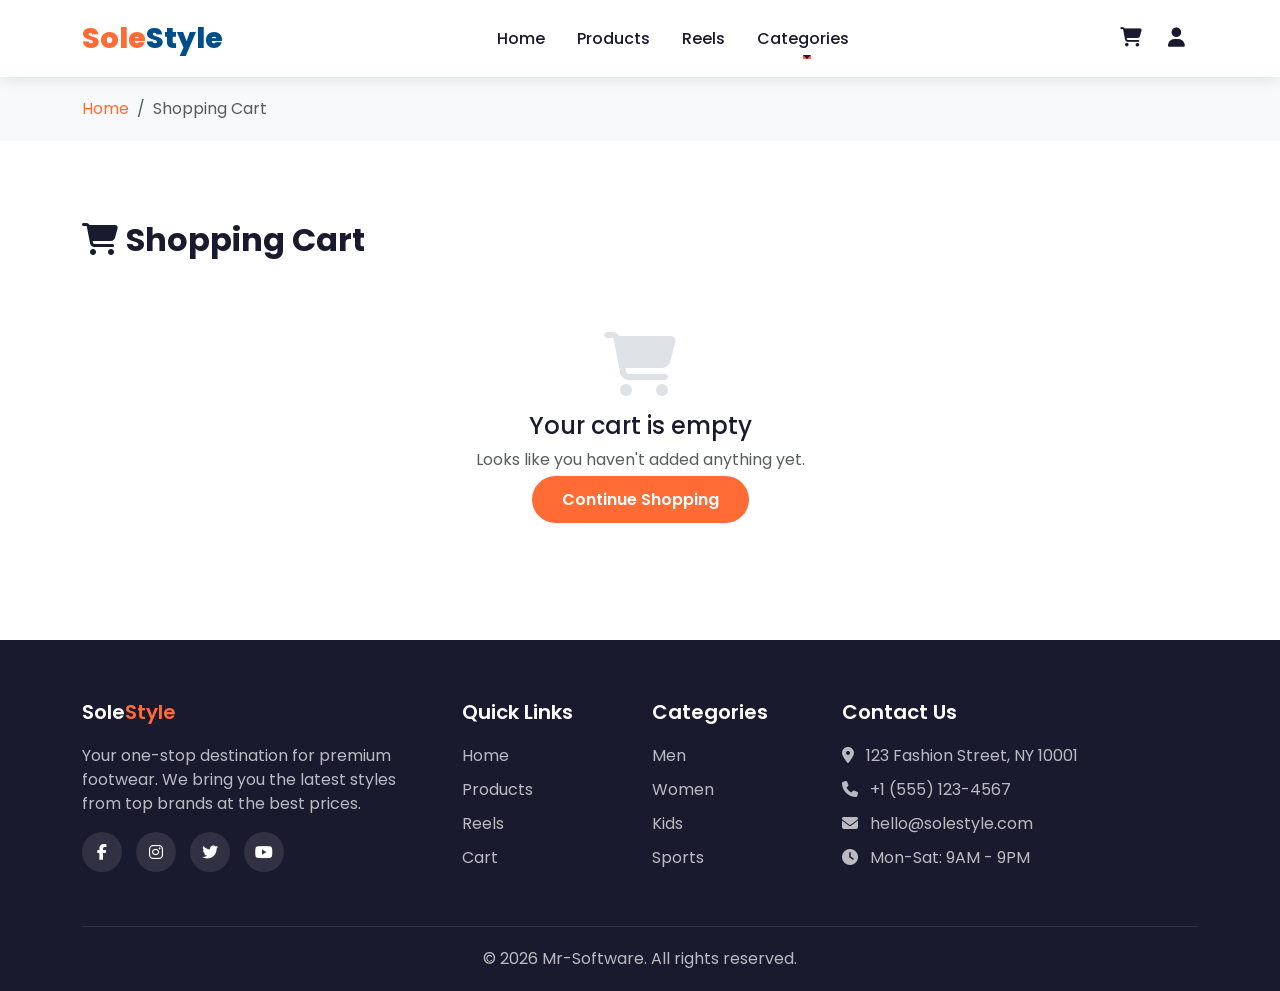
<file: cart.html>
<!DOCTYPE html>
<html lang="en">
<head>
    <meta charset="UTF-8">
    <meta name="viewport" content="width=device-width, initial-scale=1.0">
    <title>Shopping Cart - SoleStyle</title>
    <link href="https://cdn.jsdelivr.net/npm/bootstrap@5.3.0/dist/css/bootstrap.min.css" rel="stylesheet">
    <link href="https://cdnjs.cloudflare.com/ajax/libs/font-awesome/6.4.0/css/all.min.css" rel="stylesheet">
    <link href="https://fonts.googleapis.com/css2?family=Poppins:wght@300;400;500;600;700;800&display=swap" rel="stylesheet">
    <link href="css/style.css" rel="stylesheet">
</head>
<body>
    <!-- Toast Container -->
    <div class="toast-container"></div>

    <!-- Navbar -->
    <nav class="navbar navbar-expand-lg sticky-top">
        <div class="container">
            <a class="navbar-brand" href="index.html">Sole<span>Style</span></a>
            <button class="navbar-toggler" type="button" data-bs-toggle="collapse" data-bs-target="#navbarNav">
                <span class="navbar-toggler-icon"></span>
            </button>
            <div class="collapse navbar-collapse" id="navbarNav">
                <ul class="navbar-nav mx-auto">
                    <li class="nav-item"><a class="nav-link" href="index.html">Home</a></li>
                    <li class="nav-item"><a class="nav-link" href="products.html">Products</a></li>
                    <li class="nav-item"><a class="nav-link" href="reels.html">Reels</a></li>
                    <li class="nav-item dropdown">
                        <a class="nav-link dropdown-toggle" href="#" data-bs-toggle="dropdown">Categories</a>
                        <ul class="dropdown-menu">
                            <li><a class="dropdown-item" href="products.html?cat=men">Men</a></li>
                            <li><a class="dropdown-item" href="products.html?cat=women">Women</a></li>
                            <li><a class="dropdown-item" href="products.html?cat=kids">Kids</a></li>
                            <li><a class="dropdown-item" href="products.html?cat=sports">Sports</a></li>
                            <li><a class="dropdown-item" href="products.html?cat=casual">Casual</a></li>
                            <li><a class="dropdown-item" href="products.html?cat=formal">Formal</a></li>
                        </ul>
                    </li>
                </ul>
                <div class="d-flex align-items-center navbar-icons">
                    <a href="cart.html" class="btn"><i class="fas fa-shopping-cart"></i><span class="cart-badge">0</span></a>
                    <a href="#" class="btn"><i class="fas fa-user"></i></a>
                </div>
            </div>
        </div>
    </nav>

    <!-- Breadcrumb -->
    <section class="breadcrumb-section">
        <div class="container">
            <nav aria-label="breadcrumb">
                <ol class="breadcrumb mb-0">
                    <li class="breadcrumb-item"><a href="index.html">Home</a></li>
                    <li class="breadcrumb-item active">Shopping Cart</li>
                </ol>
            </nav>
        </div>
    </section>

    <!-- Cart Section -->
    <section class="section-padding">
        <div class="container">
            <h2 class="section-title mb-4"><i class="fas fa-shopping-cart me-2"></i>Shopping Cart</h2>

            <!-- Empty Cart Message -->
            <div id="empty-cart" class="text-center py-5" style="display:none;">
                <i class="fas fa-shopping-cart" style="font-size:4rem;color:#dee2e6"></i>
                <h4 class="mt-3">Your cart is empty</h4>
                <p class="text-muted">Looks like you haven't added anything yet.</p>
                <a href="products.html" class="btn-primary-custom">Continue Shopping</a>
            </div>

            <div class="row">
                <!-- Cart Items -->
                <div class="col-lg-8" id="cart-items">
                    <!-- Rendered by JS -->
                </div>

                <!-- Cart Summary -->
                <div class="col-lg-4" id="cart-summary">
                    <div class="cart-summary">
                        <h5>Order Summary</h5>
                        <div class="summary-item">
                            <span>Subtotal</span>
                            <span id="cart-subtotal">$0.00</span>
                        </div>
                        <div class="summary-item">
                            <span>Shipping</span>
                            <span id="cart-shipping">$0.00</span>
                        </div>
                        <div class="summary-item">
                            <span>Discount</span>
                            <span class="text-success">-$0.00</span>
                        </div>
                        <div class="summary-total">
                            <span>Total</span>
                            <span id="cart-total">$0.00</span>
                        </div>

                        <!-- Coupon Code -->
                        <div class="mt-4">
                            <div class="input-group">
                                <input type="text" class="form-control" placeholder="Coupon Code">
                                <button class="btn btn-outline-secondary">Apply</button>
                            </div>
                        </div>

                        <a href="checkout.html" class="btn-primary-custom w-100 text-center d-block mt-4">
                            Proceed to Checkout <i class="fas fa-arrow-right ms-2"></i>
                        </a>
                        <a href="products.html" class="btn-outline-custom w-100 text-center d-block mt-3">
                            Continue Shopping
                        </a>
                    </div>
                </div>
            </div>
        </div>
    </section>
    <!-- Footer -->
    <div id="footer-placeholder"></div>

    <button class="back-to-top"><i class="fas fa-chevron-up"></i></button>

    <script src="https://cdn.jsdelivr.net/npm/bootstrap@5.3.0/dist/js/bootstrap.bundle.min.js"></script>
    <script src="js/main.js"></script>
</body>
</html>
</file>
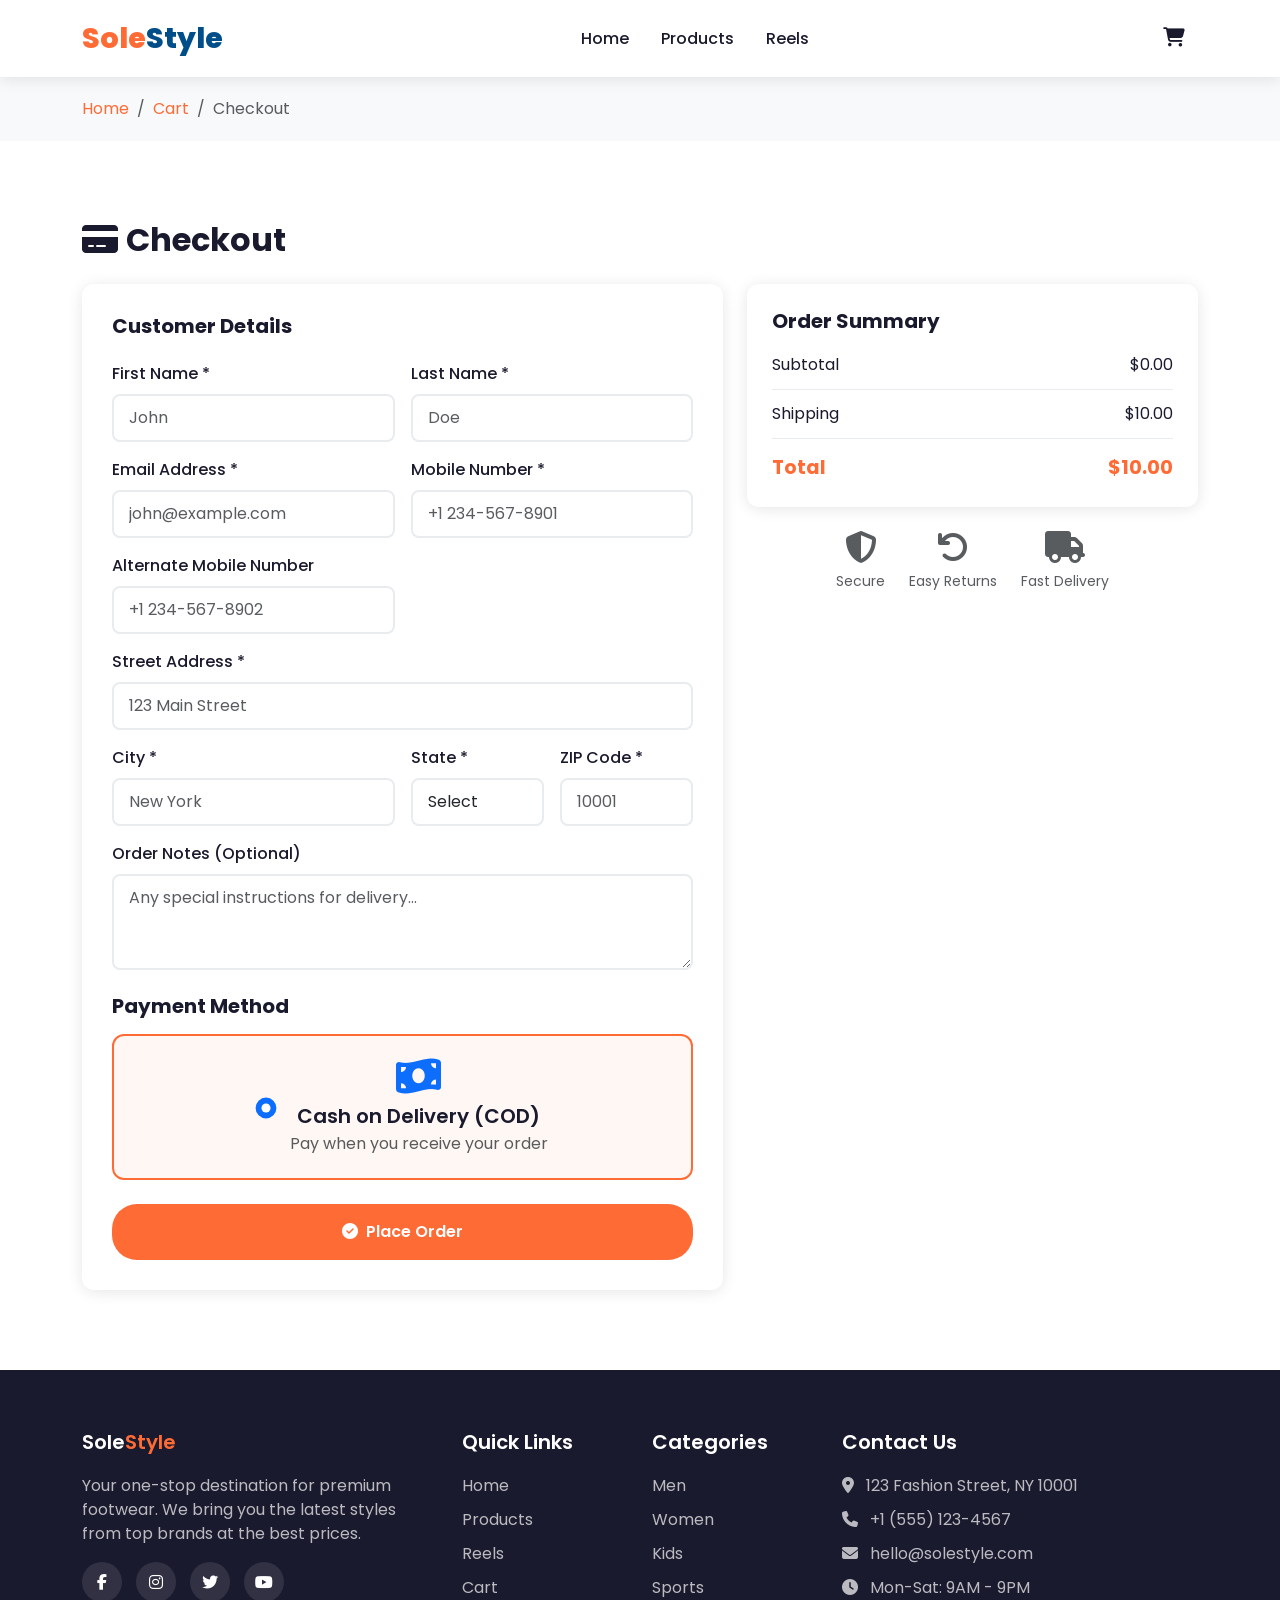
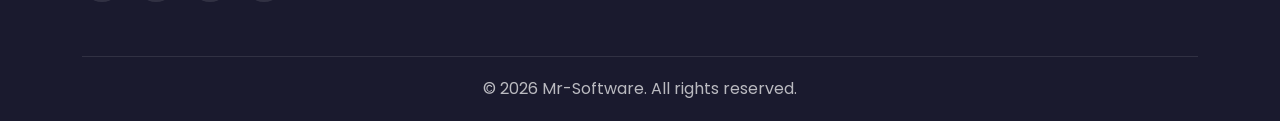
<file: checkout.html>
<!DOCTYPE html>
<html lang="en">
<head>
    <meta charset="UTF-8">
    <meta name="viewport" content="width=device-width, initial-scale=1.0">
    <title>Checkout - SoleStyle</title>
    <link href="https://cdn.jsdelivr.net/npm/bootstrap@5.3.0/dist/css/bootstrap.min.css" rel="stylesheet">
    <link href="https://cdnjs.cloudflare.com/ajax/libs/font-awesome/6.4.0/css/all.min.css" rel="stylesheet">
    <link href="https://fonts.googleapis.com/css2?family=Poppins:wght@300;400;500;600;700;800&display=swap" rel="stylesheet">
    <link href="css/style.css" rel="stylesheet">
</head>
<body>
    <!-- Toast Container -->
    <div class="toast-container"></div>

    <!-- Navbar -->
    <nav class="navbar navbar-expand-lg sticky-top">
        <div class="container">
            <a class="navbar-brand" href="index.html">Sole<span>Style</span></a>
            <button class="navbar-toggler" type="button" data-bs-toggle="collapse" data-bs-target="#navbarNav">
                <span class="navbar-toggler-icon"></span>
            </button>
            <div class="collapse navbar-collapse" id="navbarNav">
                <ul class="navbar-nav mx-auto">
                    <li class="nav-item"><a class="nav-link" href="index.html">Home</a></li>
                    <li class="nav-item"><a class="nav-link" href="products.html">Products</a></li>
                    <li class="nav-item"><a class="nav-link" href="reels.html">Reels</a></li>
                </ul>
                <div class="d-flex align-items-center navbar-icons">
                    <a href="cart.html" class="btn"><i class="fas fa-shopping-cart"></i><span class="cart-badge">0</span></a>
                </div>
            </div>
        </div>
    </nav>

    <!-- Breadcrumb -->
    <section class="breadcrumb-section">
        <div class="container">
            <nav aria-label="breadcrumb">
                <ol class="breadcrumb mb-0">
                    <li class="breadcrumb-item"><a href="index.html">Home</a></li>
                    <li class="breadcrumb-item"><a href="cart.html">Cart</a></li>
                    <li class="breadcrumb-item active">Checkout</li>
                </ol>
            </nav>
        </div>
    </section>

    <!-- Checkout Section -->
    <section class="section-padding">
        <div class="container">
            <h2 class="section-title mb-4"><i class="fas fa-credit-card me-2"></i>Checkout</h2>
            <div class="row g-4">
                <!-- Checkout Form -->
                <div class="col-lg-7">
                    <div class="checkout-form">
                        <h5 class="fw-bold mb-4">Customer Details</h5>
                        <form id="checkout-form" novalidate>
                            <div class="row g-3">
                                <div class="col-md-6">
                                    <label class="form-label">First Name *</label>
                                    <input type="text" class="form-control" placeholder="John" required>
                                    <div class="invalid-feedback">Please enter your first name.</div>
                                </div>
                                <div class="col-md-6">
                                    <label class="form-label">Last Name *</label>
                                    <input type="text" class="form-control" placeholder="Doe" required>
                                    <div class="invalid-feedback">Please enter your last name.</div>
                                </div>
                                <div class="col-md-6">
                                    <label class="form-label">Email Address *</label>
                                    <input type="email" class="form-control" placeholder="john@example.com" required>
                                    <div class="invalid-feedback">Please enter a valid email.</div>
                                </div>
                                <div class="col-md-6">
                                    <label class="form-label">Mobile Number *</label>
                                    <input type="tel" class="form-control" placeholder="+1 234-567-8901" required>
                                    <div class="invalid-feedback">Please enter your mobile number.</div>
                                </div>
                                <div class="col-md-6">
                                    <label class="form-label">Alternate Mobile Number</label>
                                    <input type="tel" class="form-control" placeholder="+1 234-567-8902">
                                </div>
                                <div class="col-12">
                                    <label class="form-label">Street Address *</label>
                                    <input type="text" class="form-control" placeholder="123 Main Street" required>
                                    <div class="invalid-feedback">Please enter your address.</div>
                                </div>
                                <div class="col-md-6">
                                    <label class="form-label">City *</label>
                                    <input type="text" class="form-control" placeholder="New York" required>
                                    <div class="invalid-feedback">Please enter your city.</div>
                                </div>
                                <div class="col-md-3">
                                    <label class="form-label">State *</label>
                                    <select class="form-control" required>
                                        <option value="">Select</option>
                                        <option>New York</option>
                                        <option>California</option>
                                        <option>Texas</option>
                                        <option>Florida</option>
                                        <option>Illinois</option>
                                    </select>
                                    <div class="invalid-feedback">Please select state.</div>
                                </div>
                                <div class="col-md-3">
                                    <label class="form-label">ZIP Code *</label>
                                    <input type="text" class="form-control" placeholder="10001" required>
                                    <div class="invalid-feedback">Please enter ZIP code.</div>
                                </div>
                                <div class="col-12">
                                    <label class="form-label">Order Notes (Optional)</label>
                                    <textarea class="form-control" rows="3" placeholder="Any special instructions for delivery..."></textarea>
                                </div>
                            </div>

                            <!-- Payment Method -->
                            <h5 class="fw-bold mt-4 mb-3">Payment Method</h5>
                            <div class="payment-option">
                                <div class="form-check d-flex align-items-center justify-content-center gap-3">
                                    <input class="form-check-input" type="radio" name="payment" id="cod" checked style="transform:scale(1.3)">
                                    <label class="form-check-label" for="cod">
                                        <i class="fas fa-money-bill-wave fa-2x text-primary d-block mb-2"></i>
                                        <h5 class="mb-1">Cash on Delivery (COD)</h5>
                                        <p class="text-muted mb-0">Pay when you receive your order</p>
                                    </label>
                                </div>
                            </div>

                            <button type="submit" class="btn-primary-custom w-100 mt-4 py-3">
                                <i class="fas fa-check-circle me-2"></i>Place Order
                            </button>
                        </form>
                    </div>
                </div>

                <!-- Order Summary -->
                <div class="col-lg-5">
                    <div class="cart-summary">
                        <h5>Order Summary</h5>
                        <div id="checkout-items">
                            <!-- Rendered by JS -->
                        </div>
                        <div class="summary-item">
                            <span>Subtotal</span>
                            <span id="checkout-subtotal">$0.00</span>
                        </div>
                        <div class="summary-item">
                            <span>Shipping</span>
                            <span id="checkout-shipping">FREE</span>
                        </div>
                        <div class="summary-total">
                            <span>Total</span>
                            <span id="checkout-total">$0.00</span>
                        </div>
                    </div>

                    <!-- Security Badges -->
                    <div class="text-center mt-4">
                        <div class="d-flex justify-content-center gap-4 text-muted">
                            <div>
                                <i class="fas fa-shield-alt fa-2x mb-2"></i>
                                <p class="small mb-0">Secure</p>
                            </div>
                            <div>
                                <i class="fas fa-undo fa-2x mb-2"></i>
                                <p class="small mb-0">Easy Returns</p>
                            </div>
                            <div>
                                <i class="fas fa-truck fa-2x mb-2"></i>
                                <p class="small mb-0">Fast Delivery</p>
                            </div>
                        </div>
                    </div>
                </div>
            </div>
        </div>
    </section>
    <!-- Footer -->
    <div id="footer-placeholder"></div>

    <script src="https://cdn.jsdelivr.net/npm/bootstrap@5.3.0/dist/js/bootstrap.bundle.min.js"></script>
    <script src="js/main.js"></script>
</body>
</html>
</file>
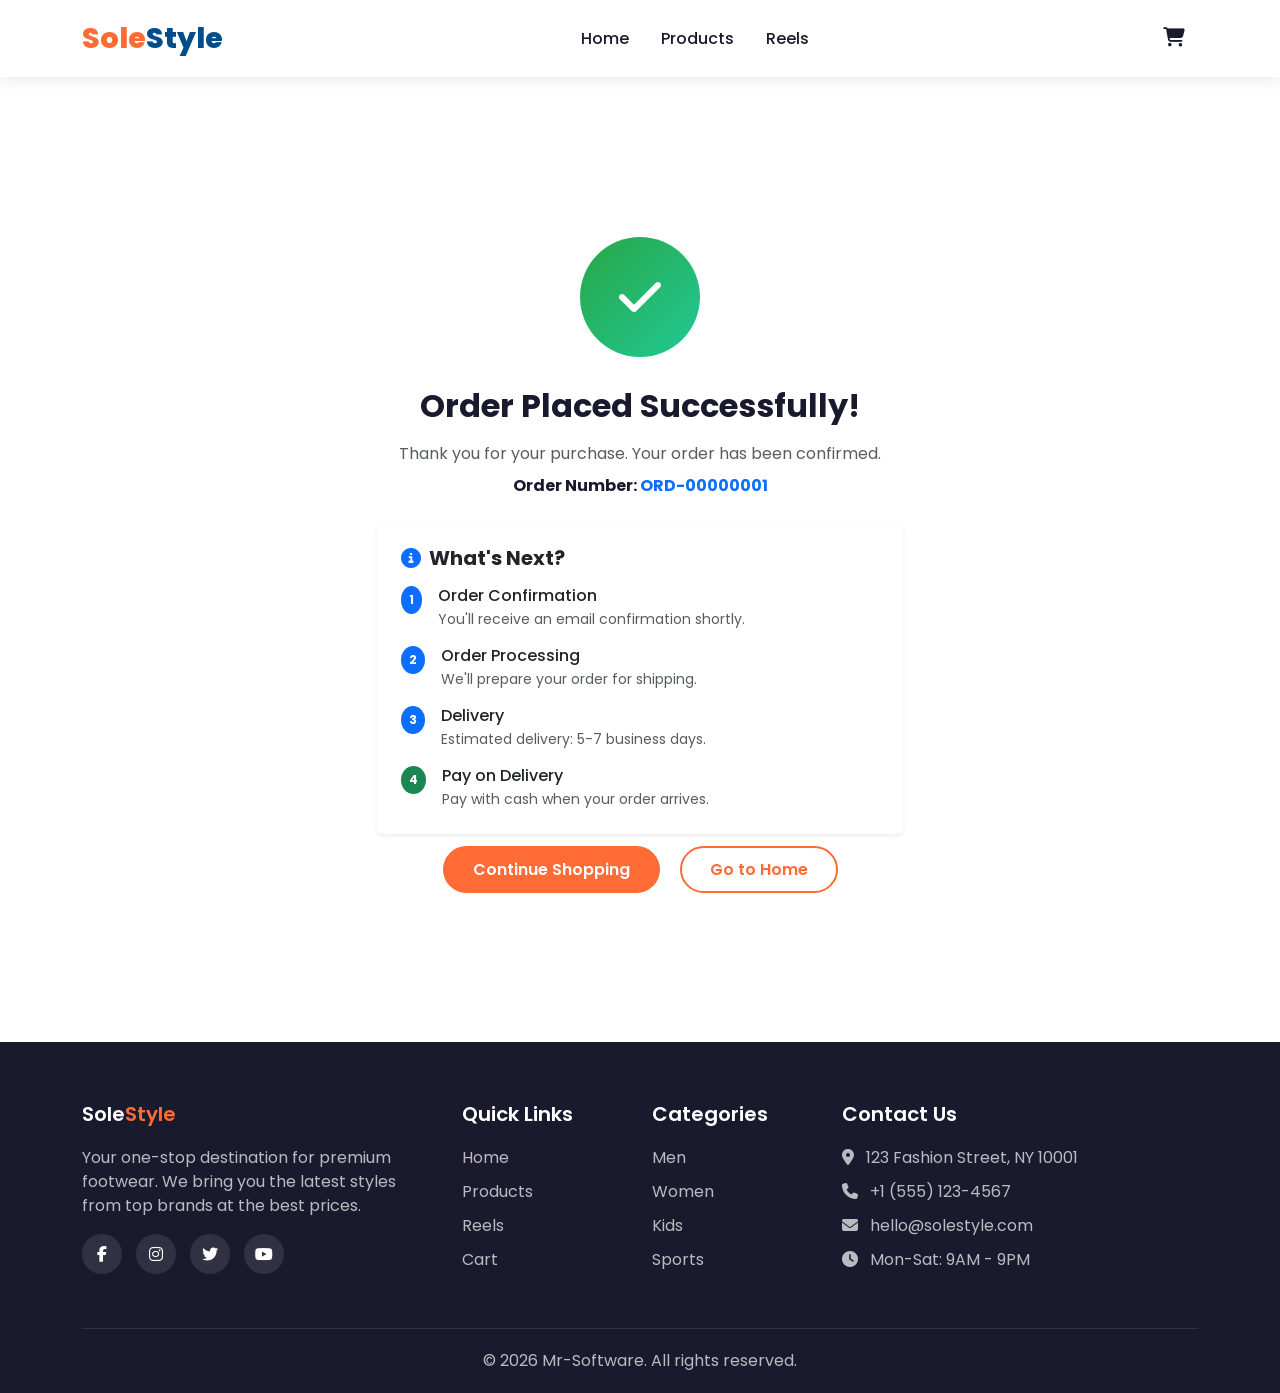
<file: order-confirmation.html>
<!DOCTYPE html>
<html lang="en">
<head>
    <meta charset="UTF-8">
    <meta name="viewport" content="width=device-width, initial-scale=1.0">
    <title>Order Confirmed - SoleStyle</title>
    <link href="https://cdn.jsdelivr.net/npm/bootstrap@5.3.0/dist/css/bootstrap.min.css" rel="stylesheet">
    <link href="https://cdnjs.cloudflare.com/ajax/libs/font-awesome/6.4.0/css/all.min.css" rel="stylesheet">
    <link href="https://fonts.googleapis.com/css2?family=Poppins:wght@300;400;500;600;700;800&display=swap" rel="stylesheet">
    <link href="css/style.css" rel="stylesheet">
</head>
<body>
    <!-- Navbar -->
    <nav class="navbar navbar-expand-lg sticky-top">
        <div class="container">
            <a class="navbar-brand" href="index.html">Sole<span>Style</span></a>
            <button class="navbar-toggler" type="button" data-bs-toggle="collapse" data-bs-target="#navbarNav">
                <span class="navbar-toggler-icon"></span>
            </button>
            <div class="collapse navbar-collapse" id="navbarNav">
                <ul class="navbar-nav mx-auto">
                    <li class="nav-item"><a class="nav-link" href="index.html">Home</a></li>
                    <li class="nav-item"><a class="nav-link" href="products.html">Products</a></li>
                    <li class="nav-item"><a class="nav-link" href="reels.html">Reels</a></li>
                </ul>
                <div class="d-flex align-items-center navbar-icons">
                    <a href="cart.html" class="btn"><i class="fas fa-shopping-cart"></i><span class="cart-badge">0</span></a>
                </div>
            </div>
        </div>
    </nav>

    <!-- Order Success -->
    <section class="section-padding">
        <div class="container">
            <div class="order-success">
                <div class="success-icon">
                    <i class="fas fa-check"></i>
                </div>
                <h2 class="fw-bold mb-3">Order Placed Successfully!</h2>
                <p class="text-muted mb-2">Thank you for your purchase. Your order has been confirmed.</p>
                <p class="mb-4">
                    <strong>Order Number: </strong>
                    <span class="text-primary fw-bold" id="order-number">ORD-00000001</span>
                </p>

                <div class="row justify-content-center">
                    <div class="col-lg-6">
                        <div class="card border-0 shadow-sm p-4 text-start">
                            <h5 class="fw-bold mb-3"><i class="fas fa-info-circle text-primary me-2"></i>What's Next?</h5>
                            <div class="d-flex align-items-start mb-3">
                                <div class="me-3">
                                    <span class="badge bg-primary rounded-circle p-2">1</span>
                                </div>
                                <div>
                                    <h6 class="mb-1">Order Confirmation</h6>
                                    <p class="text-muted small mb-0">You'll receive an email confirmation shortly.</p>
                                </div>
                            </div>
                            <div class="d-flex align-items-start mb-3">
                                <div class="me-3">
                                    <span class="badge bg-primary rounded-circle p-2">2</span>
                                </div>
                                <div>
                                    <h6 class="mb-1">Order Processing</h6>
                                    <p class="text-muted small mb-0">We'll prepare your order for shipping.</p>
                                </div>
                            </div>
                            <div class="d-flex align-items-start mb-3">
                                <div class="me-3">
                                    <span class="badge bg-primary rounded-circle p-2">3</span>
                                </div>
                                <div>
                                    <h6 class="mb-1">Delivery</h6>
                                    <p class="text-muted small mb-0">Estimated delivery: 5-7 business days.</p>
                                </div>
                            </div>
                            <div class="d-flex align-items-start">
                                <div class="me-3">
                                    <span class="badge bg-success rounded-circle p-2">4</span>
                                </div>
                                <div>
                                    <h6 class="mb-1">Pay on Delivery</h6>
                                    <p class="text-muted small mb-0">Pay with cash when your order arrives.</p>
                                </div>
                            </div>
                        </div>
                    </div>
                </div>

                <div class="mt-4">
                    <a href="products.html" class="btn-primary-custom me-3">Continue Shopping</a>
                    <a href="index.html" class="btn-outline-custom">Go to Home</a>
                </div>
            </div>
        </div>
    </section>
    <!-- Footer -->
    <div id="footer-placeholder"></div>

    <script src="https://cdn.jsdelivr.net/npm/bootstrap@5.3.0/dist/js/bootstrap.bundle.min.js"></script>
    <script src="js/main.js"></script>
</body>
</html>
</file>
<file: css/style.css>
/* ===== Google Fonts ===== */
@import url('https://fonts.googleapis.com/css2?family=Poppins:wght@300;400;500;600;700;800&display=swap');

/* ===== CSS Variables ===== */
:root {
    --primary: #FF6B35;
    --primary-dark: #e55a2b;
    --secondary: #004E89;
    --secondary-dark: #003d6b;
    --dark: #1a1a2e;
    --light: #f8f9fa;
    --gray: #6c757d;
    --light-gray: #e9ecef;
    --white: #ffffff;
    --shadow: 0 2px 15px rgba(0, 0, 0, 0.1);
    --shadow-lg: 0 5px 30px rgba(0, 0, 0, 0.15);
    --transition: all 0.3s ease;
    --radius: 12px;
}

/* ===== Global Styles ===== */
* {
    margin: 0;
    padding: 0;
    box-sizing: border-box;
}

html, body {
    overflow-x: hidden;
    width: 100%;
}

body {
    font-family: 'Poppins', sans-serif;
    color: var(--dark);
    background-color: var(--white);
}

a {
    text-decoration: none;
    color: inherit;
    transition: var(--transition);
}

a:hover {
    color: var(--primary);
}

img {
    max-width: 100%;
    height: auto;
}

/* ===== Navbar ===== */
.navbar {
    background: var(--white);
    box-shadow: var(--shadow);
    padding: 12px 0;
    transition: var(--transition);
    z-index: 1050;
}

.navbar.scrolled {
    padding: 8px 0;
    box-shadow: var(--shadow-lg);
}

.navbar-brand {
    font-weight: 800;
    font-size: 1.8rem;
    color: var(--primary) !important;
}

.navbar-brand span {
    color: var(--secondary);
}

.nav-link {
    font-weight: 500;
    color: var(--dark) !important;
    margin: 0 8px;
    position: relative;
}

.nav-link::after {
    content: '';
    position: absolute;
    bottom: 0;
    left: 50%;
    transform: translateX(-50%);
    width: 0;
    height: 2px;
    background: var(--primary);
    transition: var(--transition);
}

.nav-link:hover::after,
.nav-link.active::after {
    width: 70%;
}

.nav-link:hover {
    color: var(--primary) !important;
}

.navbar-icons .btn {
    position: relative;
    font-size: 1.2rem;
    color: var(--dark);
    padding: 8px 12px;
}

.navbar-icons .btn:hover {
    color: var(--primary);
}

.cart-badge {
    position: absolute;
    top: 2px;
    right: 2px;
    background: var(--primary);
    color: var(--white);
    font-size: 0.65rem;
    width: 18px;
    height: 18px;
    border-radius: 50%;
    display: flex;
    align-items: center;
    justify-content: center;
    font-weight: 600;
}

.search-form {
    position: relative;
}

.search-form input {
    border-radius: 25px;
    padding: 8px 20px;
    padding-right: 40px;
    border: 2px solid var(--light-gray);
    transition: var(--transition);
}

.search-form input:focus {
    border-color: var(--primary);
    box-shadow: 0 0 0 0.2rem rgba(255, 107, 53, 0.15);
}

.search-form button {
    position: absolute;
    right: 5px;
    top: 50%;
    transform: translateY(-50%);
    border: none;
    background: none;
    color: var(--gray);
}

/* ===== Hero Section ===== */
.hero-section {
    position: relative;
    min-height: 600px;
    display: flex;
    align-items: center;
    justify-content: center;
    overflow: hidden;
}

/* Auto-scrolling product background */
.hero-product-bg {
    position: absolute;
    top: 0;
    left: 0;
    width: 100%;
    height: 100%;
    z-index: 1;
    overflow: hidden;
}

.hero-product-track {
    display: flex;
    gap: 15px;
    padding: 20px 0;
    position: absolute;
    top: 50%;
    transform: translateY(-50%);
    animation: scrollProducts 30s linear infinite;
}

.hero-product-item {
    flex-shrink: 0;
    width: 220px;
    height: 220px;
    border-radius: 16px;
    overflow: hidden;
    opacity: 0.7;
}

.hero-product-item img {
    width: 100%;
    height: 100%;
    object-fit: cover;
}

@keyframes scrollProducts {
    0% { transform: translateY(-50%) translateX(0); }
    100% { transform: translateY(-50%) translateX(-50%); }
}

/* Dark overlay on top of products */
.hero-overlay {
    position: absolute;
    top: 0;
    left: 0;
    width: 100%;
    height: 100%;
    background: rgba(10, 10, 30, 0.82);
    z-index: 2;
}

.hero-badge {
    display: inline-block;
    background: rgba(255, 107, 53, 0.2);
    color: var(--primary);
    padding: 6px 16px;
    border-radius: 20px;
    font-size: 0.85rem;
    font-weight: 500;
    margin-bottom: 15px;
    border: 1px solid rgba(255, 107, 53, 0.3);
}

.hero-content h1 {
    font-size: 3.5rem;
    font-weight: 800;
    color: var(--white);
    line-height: 1.2;
}

.hero-content p {
    font-size: 1.1rem;
    color: rgba(255, 255, 255, 0.8);
    margin: 20px auto 30px;
    max-width: 550px;
}

.hero-buttons {
    display: flex;
    flex-wrap: wrap;
    gap: 12px;
    align-items: center;
    justify-content: center;
}

.hero-stats {
    display: flex;
    gap: 35px;
    padding-top: 15px;
    border-top: 1px solid rgba(255, 255, 255, 0.15);
    justify-content: center;
}

.hero-stat h4 {
    font-size: 1.5rem;
    font-weight: 700;
    color: var(--white);
    margin-bottom: 0;
}

.hero-stat span {
    font-size: 0.8rem;
    color: rgba(255, 255, 255, 0.6);
}

/* ===== Features Bar ===== */
.features-bar {
    background: var(--white);
    padding: 25px 0;
    box-shadow: 0 4px 15px rgba(0, 0, 0, 0.05);
    position: relative;
    z-index: 2;
}

.feature-item {
    display: flex;
    align-items: center;
    gap: 12px;
}

.feature-item i {
    font-size: 1.5rem;
    color: var(--primary);
    width: 45px;
    height: 45px;
    background: rgba(255, 107, 53, 0.1);
    border-radius: 50%;
    display: flex;
    align-items: center;
    justify-content: center;
    flex-shrink: 0;
}

.feature-item h6 {
    font-weight: 600;
    margin-bottom: 0;
    font-size: 0.9rem;
    color: var(--dark);
}

.feature-item p {
    margin-bottom: 0;
    font-size: 0.75rem;
    color: var(--gray);
}

/* ===== Buttons ===== */
.btn-primary-custom {
    background: var(--primary);
    color: var(--white);
    border: none;
    padding: 12px 30px;
    border-radius: 25px;
    font-weight: 600;
    transition: var(--transition);
}

.btn-primary-custom:hover {
    background: var(--primary-dark);
    color: var(--white);
    transform: translateY(-2px);
    box-shadow: 0 5px 20px rgba(255, 107, 53, 0.4);
}

.btn-secondary-custom {
    background: var(--secondary);
    color: var(--white);
    border: none;
    padding: 12px 30px;
    border-radius: 25px;
    font-weight: 600;
    transition: var(--transition);
}

.btn-secondary-custom:hover {
    background: var(--secondary-dark);
    color: var(--white);
    transform: translateY(-2px);
    box-shadow: 0 5px 20px rgba(0, 78, 137, 0.4);
}

.btn-outline-custom {
    background: transparent;
    color: var(--primary);
    border: 2px solid var(--primary);
    padding: 10px 28px;
    border-radius: 25px;
    font-weight: 600;
    transition: var(--transition);
}

.btn-outline-custom:hover {
    background: var(--primary);
    color: var(--white);
    transform: translateY(-2px);
}

/* ===== Section Styles ===== */
.section-title {
    font-size: 2rem;
    font-weight: 700;
    color: var(--dark);
    margin-bottom: 10px;
}

.section-subtitle {
    color: var(--gray);
    margin-bottom: 40px;
}

.section-padding {
    padding: 80px 0;
}

/* ===== Category Cards ===== */
.category-card {
    background: var(--white);
    border-radius: var(--radius);
    padding: 30px 20px;
    text-align: center;
    box-shadow: var(--shadow);
    transition: var(--transition);
    cursor: pointer;
    border: 2px solid transparent;
}

.category-card:hover {
    transform: translateY(-10px);
    box-shadow: var(--shadow-lg);
    border-color: var(--primary);
}

.category-card .icon {
    width: 80px;
    height: 80px;
    margin: 0 auto 15px;
    background: linear-gradient(135deg, var(--primary), #ff8f65);
    border-radius: 50%;
    display: flex;
    align-items: center;
    justify-content: center;
    font-size: 2rem;
    color: var(--white);
}

.category-card h5 {
    font-weight: 600;
    margin-bottom: 5px;
}

.category-card p {
    color: var(--gray);
    font-size: 0.85rem;
    margin: 0;
}

/* ===== Product Cards ===== */
.product-card {
    background: var(--white);
    border-radius: var(--radius);
    overflow: hidden;
    box-shadow: var(--shadow);
    transition: var(--transition);
    height: 100%;
}

.product-card:hover {
    transform: translateY(-5px);
    box-shadow: var(--shadow-lg);
}

.product-card .product-img {
    position: relative;
    overflow: hidden;
    height: 250px;
    background: var(--light);
}

.product-card .product-img img {
    width: 100%;
    height: 100%;
    object-fit: cover;
    transition: var(--transition);
}

.product-card:hover .product-img img {
    transform: scale(1.05);
}

.product-card .product-badge {
    position: absolute;
    top: 15px;
    left: 15px;
    background: var(--primary);
    color: var(--white);
    padding: 4px 12px;
    border-radius: 20px;
    font-size: 0.75rem;
    font-weight: 600;
}

.product-card .product-actions {
    position: absolute;
    top: 15px;
    right: 15px;
    display: flex;
    flex-direction: column;
    gap: 8px;
    opacity: 0;
    transform: translateX(20px);
    transition: var(--transition);
}

.product-card:hover .product-actions {
    opacity: 1;
    transform: translateX(0);
}

.product-card .product-actions .action-btn {
    width: 36px;
    height: 36px;
    border-radius: 50%;
    background: var(--white);
    border: none;
    display: flex;
    align-items: center;
    justify-content: center;
    box-shadow: var(--shadow);
    cursor: pointer;
    transition: var(--transition);
}

.product-card .product-actions .action-btn:hover {
    background: var(--primary);
    color: var(--white);
}

.product-card .product-info {
    padding: 20px;
}

.product-card .product-category {
    font-size: 0.8rem;
    color: var(--primary);
    font-weight: 500;
    text-transform: uppercase;
}

.product-card .product-name {
    font-weight: 600;
    margin: 5px 0;
    font-size: 1rem;
    color: var(--dark);
}

.product-card .product-rating {
    color: #ffc107;
    font-size: 0.85rem;
    margin-bottom: 8px;
}

.product-card .product-rating span {
    color: var(--gray);
    margin-left: 5px;
}

.product-card .product-price {
    font-size: 1.2rem;
    font-weight: 700;
    color: var(--primary);
}

.product-card .product-price .old-price {
    font-size: 0.9rem;
    color: var(--gray);
    text-decoration: line-through;
    font-weight: 400;
    margin-left: 8px;
}

.product-card .add-to-cart-btn {
    width: 100%;
    padding: 10px;
    border: 2px solid var(--primary);
    background: transparent;
    color: var(--primary);
    border-radius: 8px;
    font-weight: 600;
    cursor: pointer;
    transition: var(--transition);
    margin-top: 12px;
}

.product-card .add-to-cart-btn:hover {
    background: var(--primary);
    color: var(--white);
}

/* ===== Reels Preview Section ===== */
.reels-preview {
    background: var(--dark);
    padding: 60px 0;
}

.reels-preview .section-title {
    color: var(--white);
}

.reels-preview .section-subtitle {
    color: rgba(255, 255, 255, 0.6);
}

.reel-card {
    position: relative;
    width: 100%;
    height: 400px;
    border-radius: var(--radius);
    overflow: hidden;
    cursor: pointer;
}

.reel-card img {
    width: 100%;
    height: 100%;
    object-fit: cover;
}

.reel-card .reel-overlay {
    position: absolute;
    bottom: 0;
    left: 0;
    right: 0;
    padding: 30px 20px 20px;
    background: linear-gradient(transparent, rgba(0, 0, 0, 0.8));
    color: var(--white);
}

.reel-card .reel-overlay h6 {
    font-weight: 600;
}

.reel-card .reel-overlay p {
    font-size: 0.85rem;
    opacity: 0.8;
    margin: 0;
}

.reel-card .play-btn {
    position: absolute;
    top: 50%;
    left: 50%;
    transform: translate(-50%, -50%);
    width: 60px;
    height: 60px;
    background: rgba(255, 255, 255, 0.3);
    border-radius: 50%;
    display: flex;
    align-items: center;
    justify-content: center;
    font-size: 1.5rem;
    color: var(--white);
    backdrop-filter: blur(5px);
    transition: var(--transition);
}

.reel-card:hover .play-btn {
    background: var(--primary);
    transform: translate(-50%, -50%) scale(1.1);
}

/* ===== Newsletter ===== */
.newsletter-section {
    background: linear-gradient(135deg, var(--primary), #ff8f65);
    padding: 60px 0;
    overflow: hidden;
}

.newsletter-section h3 {
    color: var(--white);
    font-weight: 700;
}

.newsletter-section p {
    color: rgba(255, 255, 255, 0.9);
}

.newsletter-form input {
    border-radius: 25px 0 0 25px;
    padding: 12px 20px;
    border: none;
}

.newsletter-form button {
    border-radius: 0 25px 25px 0;
    padding: 12px 25px;
    background: var(--secondary);
    border: none;
    color: var(--white);
    font-weight: 600;
}

/* ===== Footer ===== */
.footer {
    background: var(--dark);
    color: rgba(255, 255, 255, 0.7);
    padding: 60px 0 20px;
}

.footer h5 {
    color: var(--white);
    font-weight: 600;
    margin-bottom: 20px;
}

.footer ul {
    list-style: none;
    padding: 0;
}

.footer ul li {
    margin-bottom: 10px;
}

.footer ul li a {
    color: rgba(255, 255, 255, 0.7);
    transition: var(--transition);
}

.footer ul li a:hover {
    color: var(--primary);
    padding-left: 5px;
}

.footer .social-links a {
    width: 40px;
    height: 40px;
    border-radius: 50%;
    background: rgba(255, 255, 255, 0.1);
    display: inline-flex;
    align-items: center;
    justify-content: center;
    color: var(--white);
    margin-right: 10px;
    transition: var(--transition);
}

.footer .social-links a:hover {
    background: var(--primary);
    transform: translateY(-3px);
}

.footer-bottom {
    border-top: 1px solid rgba(255, 255, 255, 0.1);
    padding-top: 20px;
    margin-top: 40px;
}

/* ===== Back to Top ===== */
.back-to-top {
    position: fixed;
    bottom: 30px;
    right: 30px;
    width: 45px;
    height: 45px;
    background: var(--primary);
    color: var(--white);
    border: none;
    border-radius: 50%;
    display: flex;
    align-items: center;
    justify-content: center;
    font-size: 1.2rem;
    cursor: pointer;
    opacity: 0;
    visibility: hidden;
    transition: var(--transition);
    z-index: 999;
    box-shadow: 0 3px 15px rgba(255, 107, 53, 0.4);
}

.back-to-top.show {
    opacity: 1;
    visibility: visible;
}

.back-to-top:hover {
    transform: translateY(-3px);
    background: var(--primary-dark);
}

/* ===== Products Page ===== */
.filter-sidebar {
    background: var(--white);
    border-radius: var(--radius);
    padding: 25px;
    box-shadow: var(--shadow);
    position: sticky;
    top: 100px;
}

.filter-sidebar h6 {
    font-weight: 600;
    margin-bottom: 15px;
    color: var(--dark);
}

.filter-sidebar .form-check {
    margin-bottom: 8px;
}

.filter-sidebar .form-check-label {
    font-size: 0.9rem;
    color: var(--gray);
}

.price-range-slider {
    margin: 15px 0;
}

.sort-bar {
    background: var(--white);
    border-radius: var(--radius);
    padding: 15px 20px;
    box-shadow: var(--shadow);
    margin-bottom: 25px;
    overflow: hidden;
}

/* ===== Product Detail Page ===== */
.product-gallery {
    position: sticky;
    top: 100px;
}

.product-gallery .main-image {
    border-radius: var(--radius);
    overflow: hidden;
    background: var(--light);
    height: 500px;
}

.product-gallery .main-image img {
    width: 100%;
    height: 100%;
    object-fit: cover;
}

.product-gallery .thumbnails {
    display: flex;
    gap: 10px;
    margin-top: 15px;
    overflow-x: auto;
    -webkit-overflow-scrolling: touch;
}

.product-gallery .thumbnails::-webkit-scrollbar {
    display: none;
}

.product-gallery .thumbnails img {
    width: 80px;
    height: 80px;
    object-fit: cover;
    border-radius: 8px;
    cursor: pointer;
    border: 2px solid transparent;
    transition: var(--transition);
    flex-shrink: 0;
}

.product-gallery .thumbnails img:hover,
.product-gallery .thumbnails img.active {
    border-color: var(--primary);
}

.product-detail-info .product-title {
    font-size: 1.8rem;
    font-weight: 700;
    word-wrap: break-word;
}

.product-detail-info .product-price-large {
    font-size: 1.8rem;
    font-weight: 700;
    color: var(--primary);
}

.size-selector {
    display: flex;
    flex-wrap: wrap;
    gap: 8px;
}

.size-selector .size-btn {
    width: 45px;
    height: 45px;
    border: 2px solid var(--light-gray);
    border-radius: 8px;
    background: var(--white);
    display: inline-flex;
    align-items: center;
    justify-content: center;
    font-weight: 600;
    cursor: pointer;
    transition: var(--transition);
}

.size-selector .size-btn:hover,
.size-selector .size-btn.active {
    border-color: var(--primary);
    color: var(--primary);
    background: rgba(255, 107, 53, 0.05);
}

.color-selector {
    display: flex;
    flex-wrap: wrap;
    gap: 10px;
}

.color-selector .color-btn {
    width: 35px;
    height: 35px;
    border-radius: 50%;
    border: 3px solid transparent;
    cursor: pointer;
    transition: var(--transition);
    outline: 2px solid var(--light-gray);
    flex-shrink: 0;
}

.color-selector .color-btn:hover,
.color-selector .color-btn.active {
    outline-color: var(--primary);
    transform: scale(1.1);
}

.quantity-control {
    display: inline-flex;
    align-items: center;
    border: 2px solid var(--light-gray);
    border-radius: 8px;
    overflow: hidden;
}

.quantity-control button {
    width: 40px;
    height: 40px;
    border: none;
    background: var(--light);
    cursor: pointer;
    font-size: 1.2rem;
    transition: var(--transition);
}

.quantity-control button:hover {
    background: var(--primary);
    color: var(--white);
}

.quantity-control input {
    width: 50px;
    height: 40px;
    border: none;
    text-align: center;
    font-weight: 600;
}

/* ===== Cart Page ===== */
.cart-item {
    background: var(--white);
    border-radius: var(--radius);
    padding: 15px;
    box-shadow: var(--shadow);
    margin-bottom: 15px;
    transition: var(--transition);
    overflow: hidden;
}

.cart-item:hover {
    box-shadow: var(--shadow-lg);
}

.cart-item img {
    width: 100px;
    height: 100px;
    object-fit: cover;
    border-radius: 8px;
}

.cart-summary {
    background: var(--white);
    border-radius: var(--radius);
    padding: 25px;
    box-shadow: var(--shadow);
    position: sticky;
    top: 100px;
}

.cart-summary h5 {
    font-weight: 700;
    margin-bottom: 20px;
}

.cart-summary .summary-item {
    display: flex;
    justify-content: space-between;
    margin-bottom: 12px;
    padding-bottom: 12px;
    border-bottom: 1px solid var(--light-gray);
}

.cart-summary .summary-total {
    display: flex;
    justify-content: space-between;
    font-size: 1.2rem;
    font-weight: 700;
    color: var(--primary);
    margin-top: 15px;
}

/* ===== Checkout Page ===== */
.checkout-form {
    background: var(--white);
    border-radius: var(--radius);
    padding: 30px;
    box-shadow: var(--shadow);
}

.checkout-form .form-label {
    font-weight: 500;
    color: var(--dark);
}

.checkout-form .form-control {
    padding: 10px 15px;
    border-radius: 8px;
    border: 2px solid var(--light-gray);
    transition: var(--transition);
}

.checkout-form .form-control:focus {
    border-color: var(--primary);
    box-shadow: 0 0 0 0.2rem rgba(255, 107, 53, 0.15);
}

.payment-option {
    border: 2px solid var(--primary);
    border-radius: var(--radius);
    padding: 20px;
    background: rgba(255, 107, 53, 0.05);
    text-align: center;
}

.payment-option i {
    font-size: 2.5rem;
    color: var(--primary);
    margin-bottom: 10px;
}

.payment-option h5 {
    font-weight: 600;
    color: var(--dark);
}

/* ===== Order Confirmation ===== */
.order-success {
    text-align: center;
    padding: 80px 20px;
}

.order-success .success-icon {
    width: 120px;
    height: 120px;
    background: linear-gradient(135deg, #28a745, #20c997);
    border-radius: 50%;
    display: flex;
    align-items: center;
    justify-content: center;
    margin: 0 auto 30px;
    font-size: 3rem;
    color: var(--white);
    animation: pulse 2s infinite;
}

@keyframes pulse {
    0% { box-shadow: 0 0 0 0 rgba(40, 167, 69, 0.4); }
    70% { box-shadow: 0 0 0 20px rgba(40, 167, 69, 0); }
    100% { box-shadow: 0 0 0 0 rgba(40, 167, 69, 0); }
}

/* ===== Pagination ===== */
.pagination .page-link {
    color: var(--primary);
    border-radius: 8px;
    margin: 0 3px;
    border: none;
    padding: 8px 15px;
}

.pagination .page-item.active .page-link {
    background: var(--primary);
    color: var(--white);
}

/* ===== Breadcrumb ===== */
.breadcrumb-section {
    background: var(--light);
    padding: 20px 0;
}

.breadcrumb-item a {
    color: var(--primary);
}

/* ===== Toast Notification ===== */
.toast-container {
    position: fixed;
    top: 80px;
    right: 15px;
    left: 15px;
    z-index: 9999;
}

@media (min-width: 576px) {
    .toast-container {
        left: auto;
        right: 20px;
        width: 350px;
    }
}

/* ===== Responsive ===== */
@media (max-width: 991px) {
    .hero-content h1 {
        font-size: 2.5rem;
    }

    .hero-section {
        min-height: 480px;
    }

    .navbar-icons {
        margin-top: 10px;
    }

    .hero-stats {
        gap: 20px;
    }

    .hero-stat h4 {
        font-size: 1.2rem;
    }

    .hero-product-item {
        width: 180px;
        height: 180px;
    }
}

@media (max-width: 767px) {
    .hero-content h1 {
        font-size: 2rem;
    }

    .hero-section {
        min-height: 420px;
    }

    .hero-content p {
        font-size: 0.95rem;
    }

    .hero-stats {
        gap: 20px;
    }

    .hero-product-item {
        width: 150px;
        height: 150px;
    }

    .section-padding {
        padding: 50px 0;
    }

    .section-title {
        font-size: 1.5rem;
    }

    .product-card .product-img {
        height: 200px;
    }

    .filter-sidebar {
        position: static;
        margin-bottom: 20px;
    }

    .product-gallery {
        position: static;
    }

    .product-gallery .main-image {
        height: 300px;
    }

    .product-detail-info .product-title {
        font-size: 1.4rem;
    }

    .product-detail-info .product-price-large {
        font-size: 1.4rem;
    }

    .cart-item img {
        width: 70px;
        height: 70px;
    }

    .cart-summary {
        position: static;
    }

    .feature-item {
        padding: 5px 0;
    }

    .feature-item i {
        width: 35px;
        height: 35px;
        font-size: 1rem;
    }

    .feature-item h6 {
        font-size: 0.8rem;
    }

    .feature-item p {
        display: none;
    }

    .checkout-form {
        padding: 20px 15px;
    }

    .quantity-control input {
        width: 40px;
    }

    .tab-content {
        padding: 15px !important;
        overflow-x: hidden;
        word-wrap: break-word;
    }

    .nav-tabs .nav-link {
        font-size: 0.85rem;
        padding: 8px 12px;
    }
}

@media (max-width: 575px) {
    .hero-content h1 {
        font-size: 1.7rem;
    }

    .hero-badge {
        font-size: 0.75rem;
        padding: 4px 12px;
    }

    .hero-stats {
        gap: 15px;
    }

    .hero-stat h4 {
        font-size: 1rem;
    }

    .hero-product-item {
        width: 120px;
        height: 120px;
    }

    .category-card {
        padding: 20px 15px;
    }

    .category-card .icon {
        width: 60px;
        height: 60px;
        font-size: 1.5rem;
    }
}
</file>
